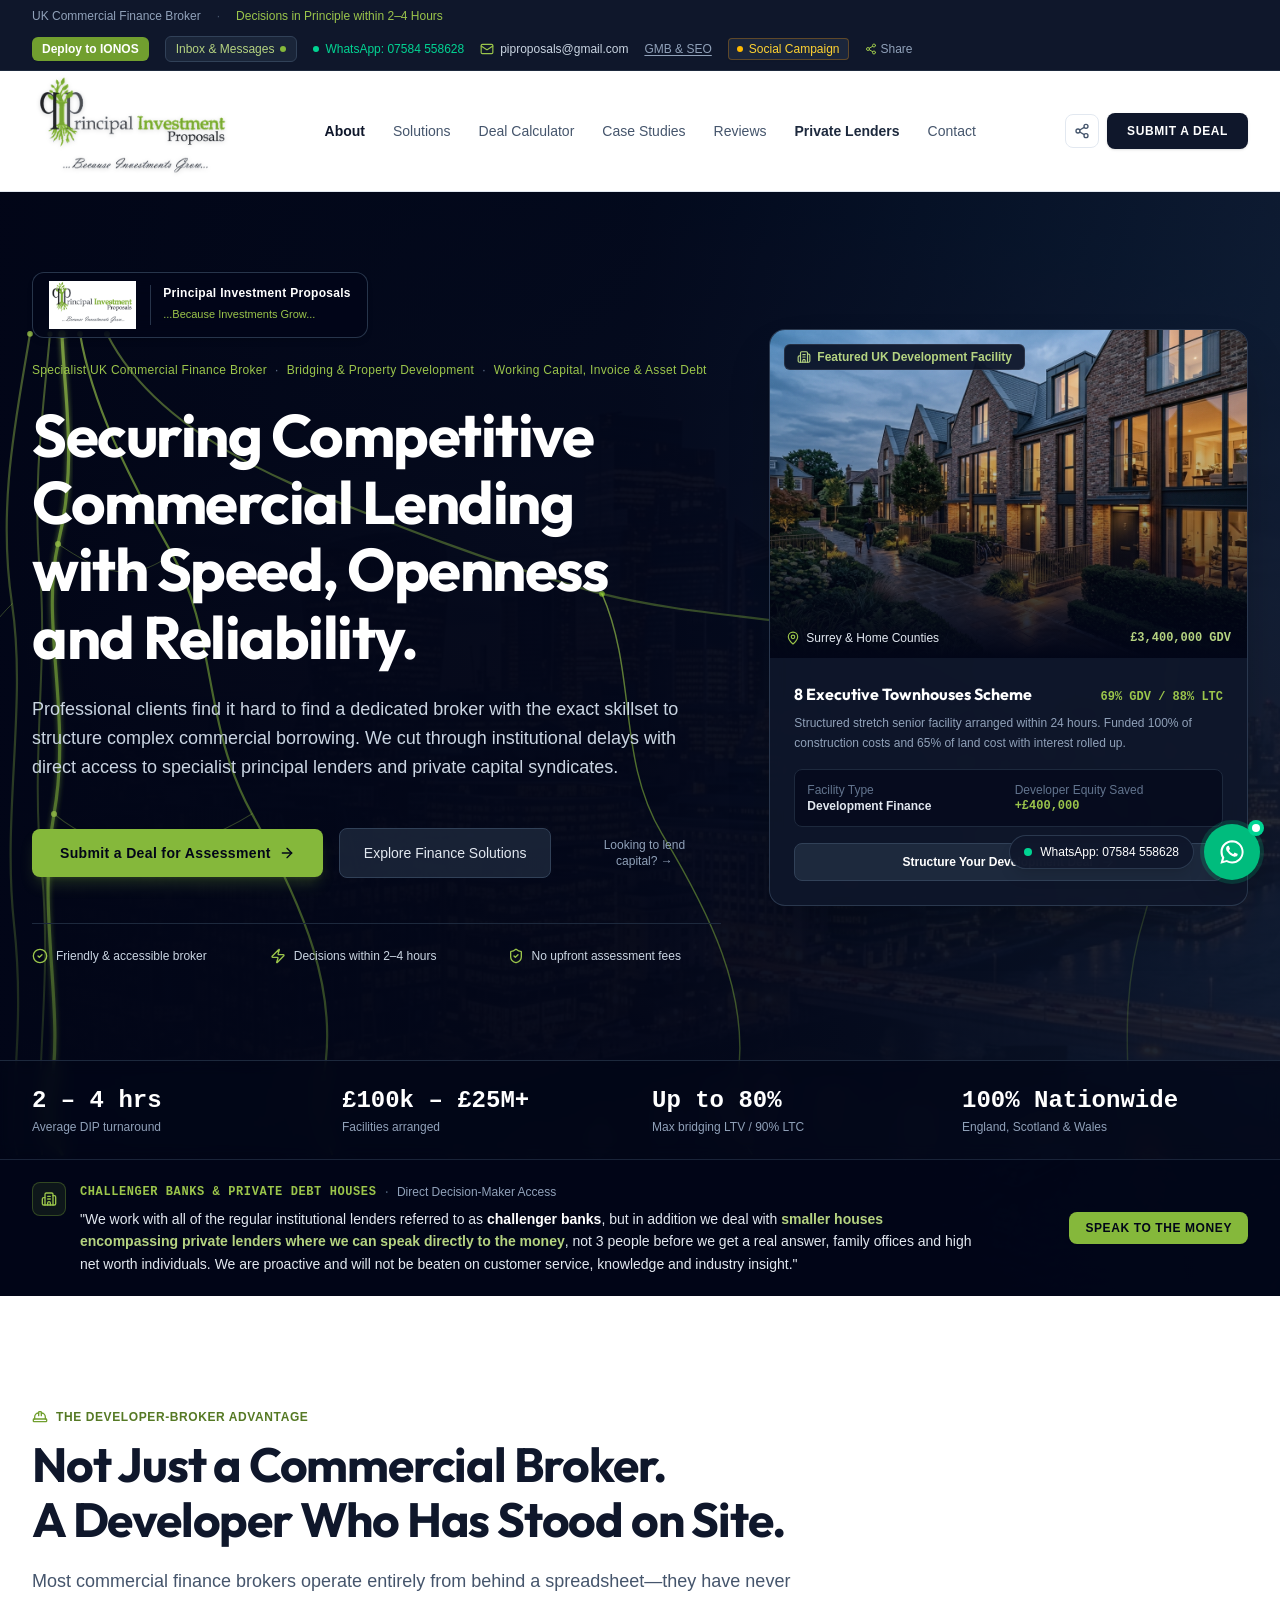
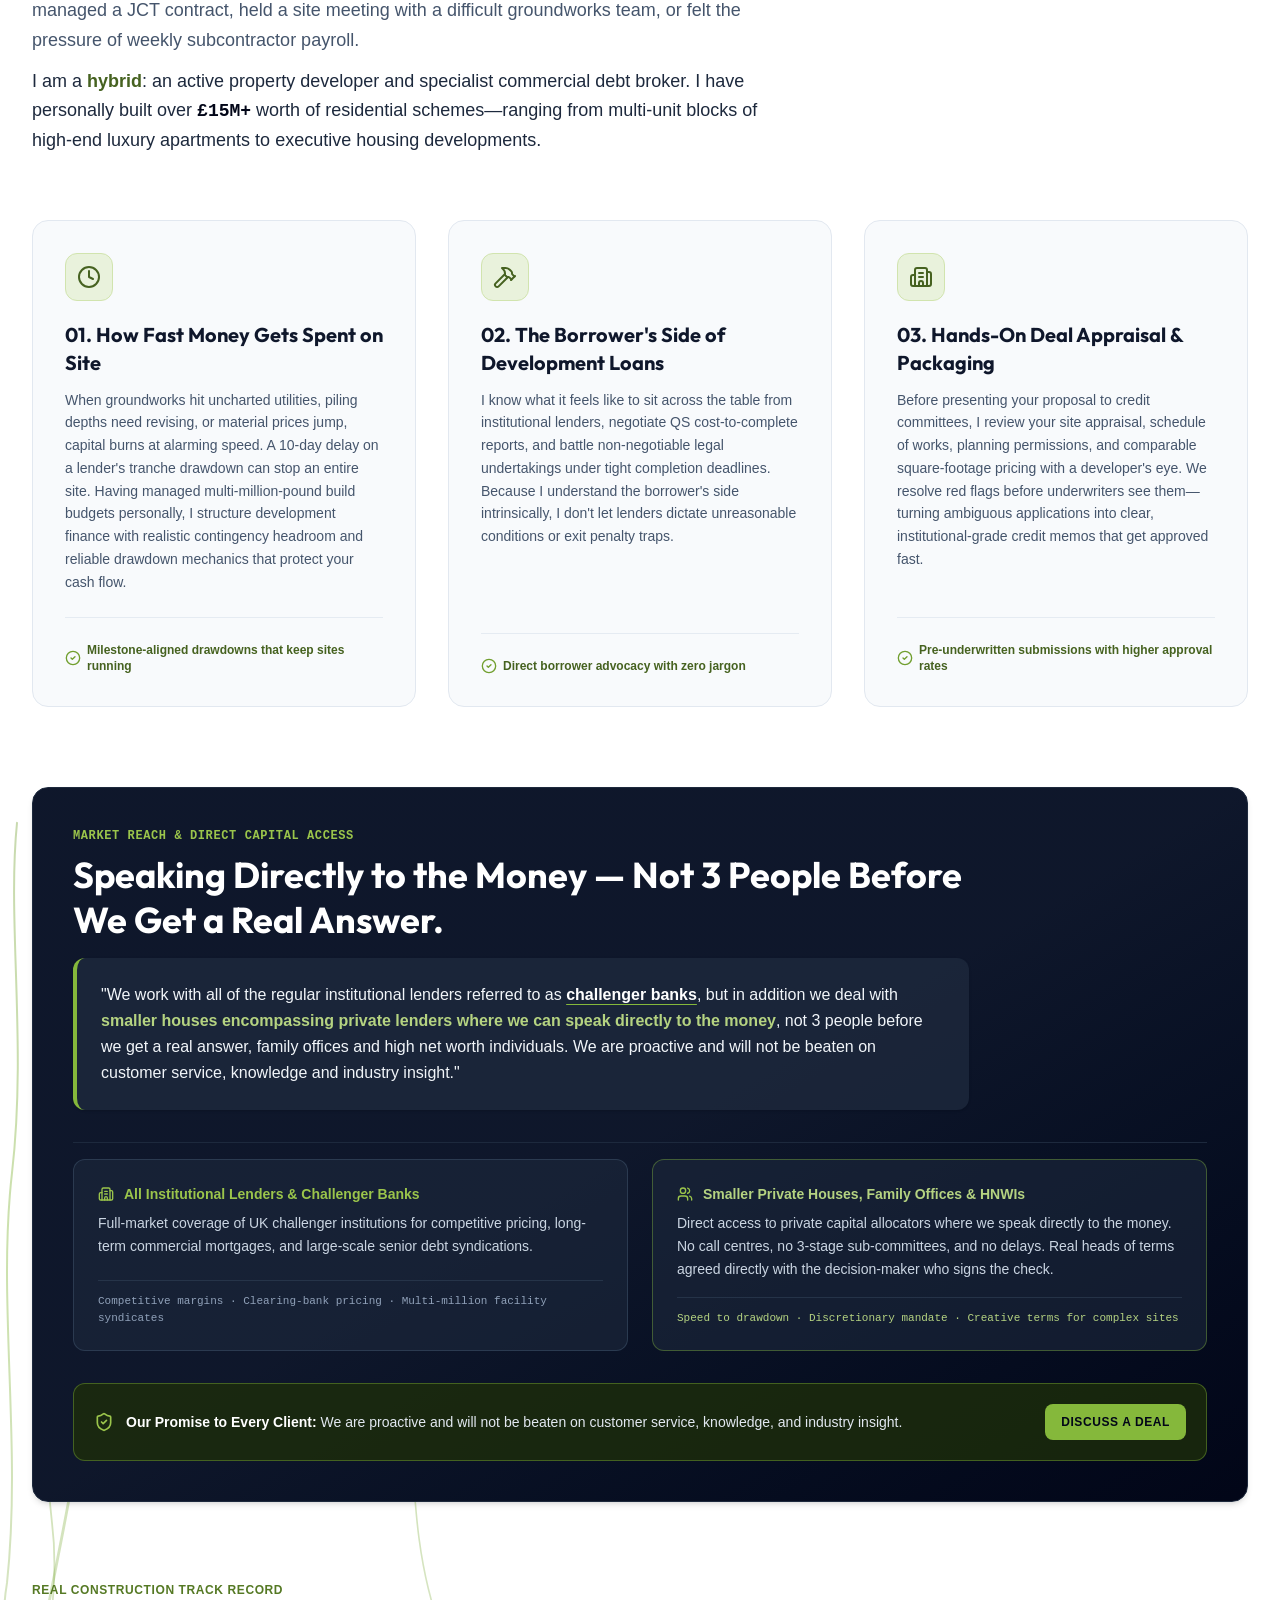
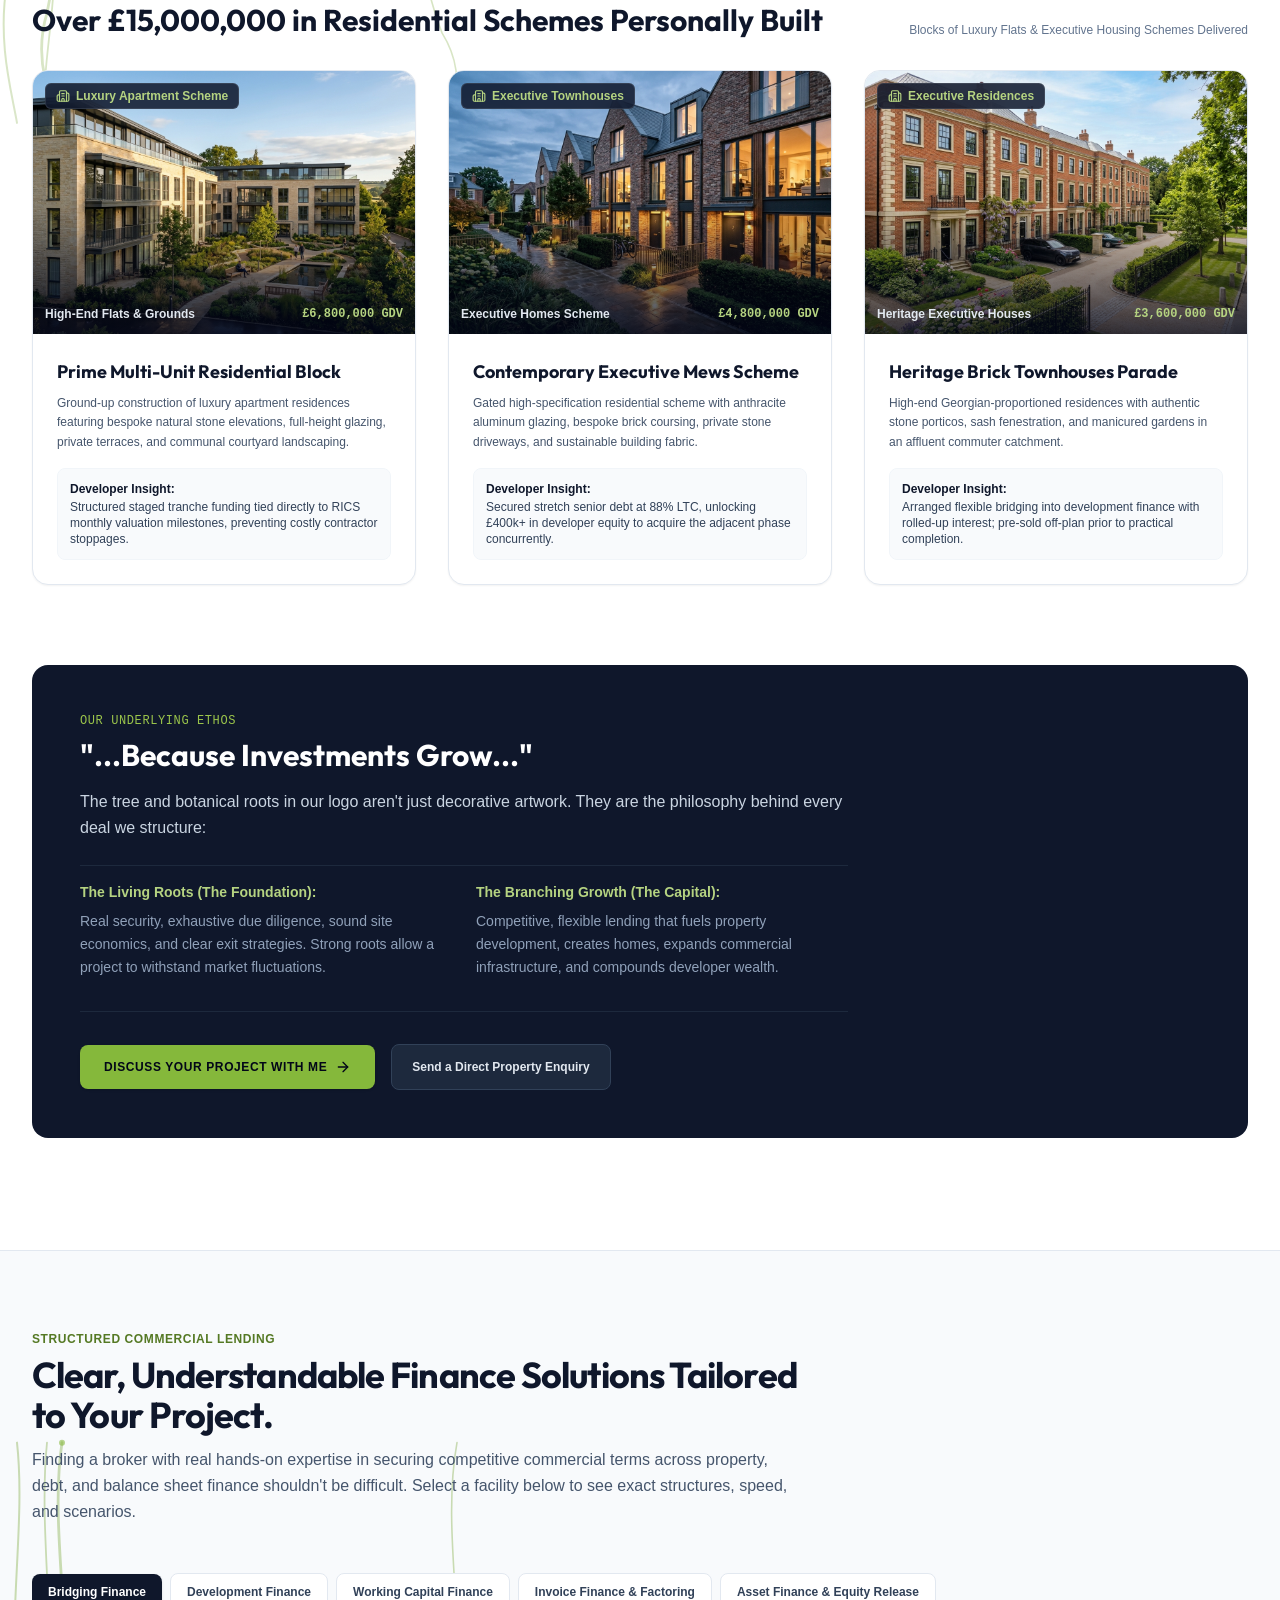
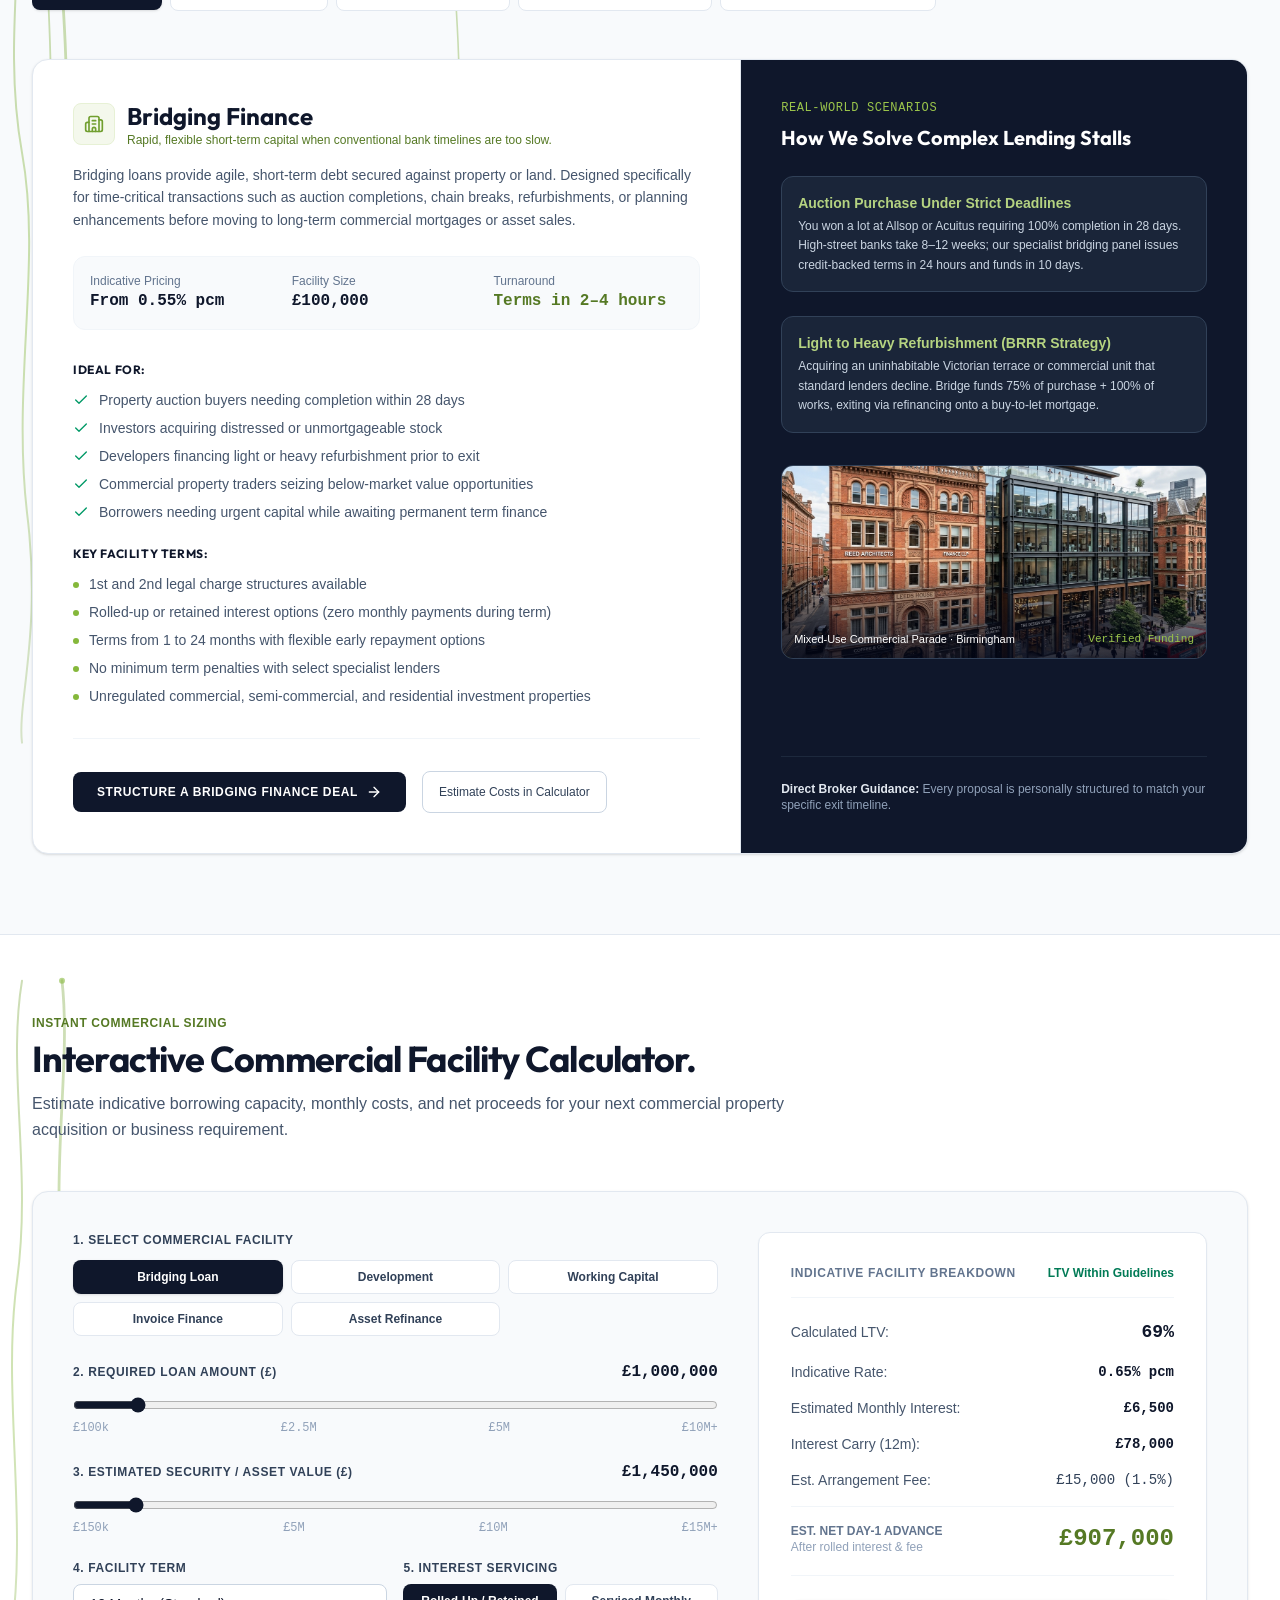
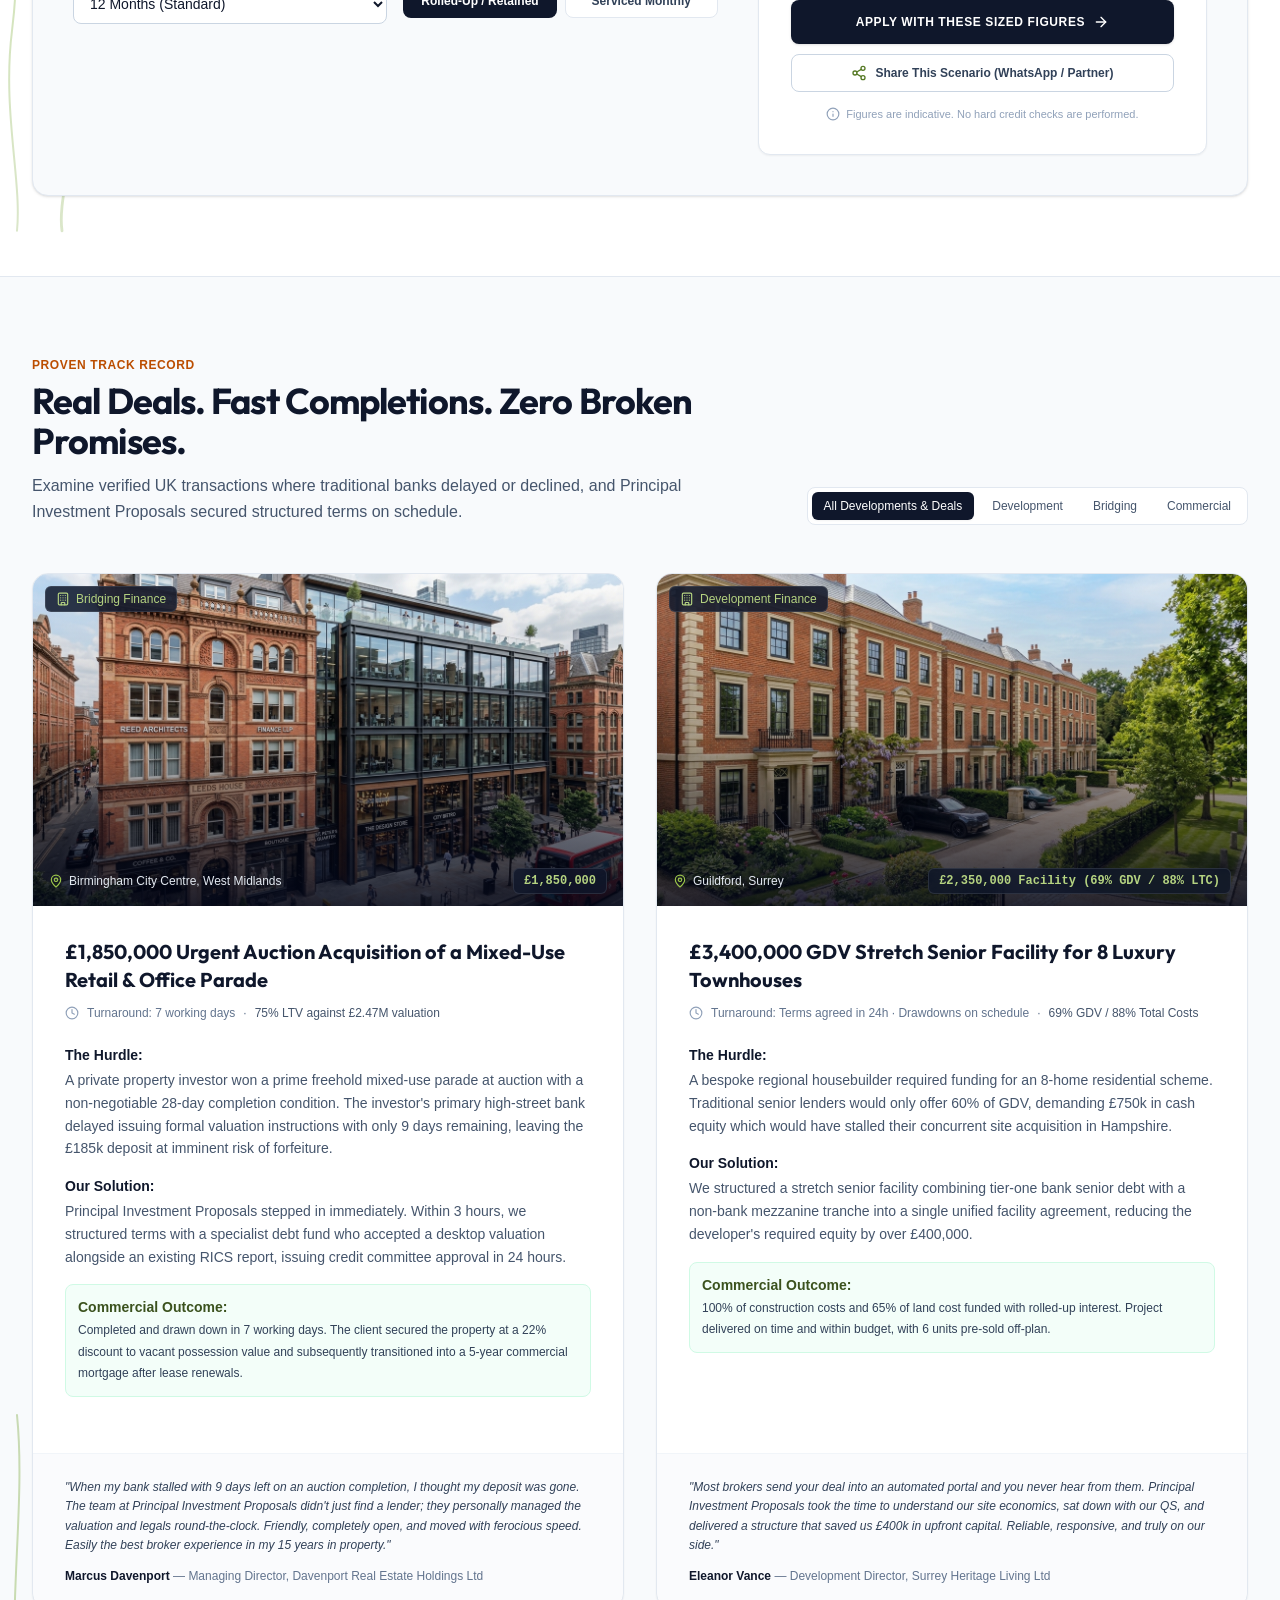
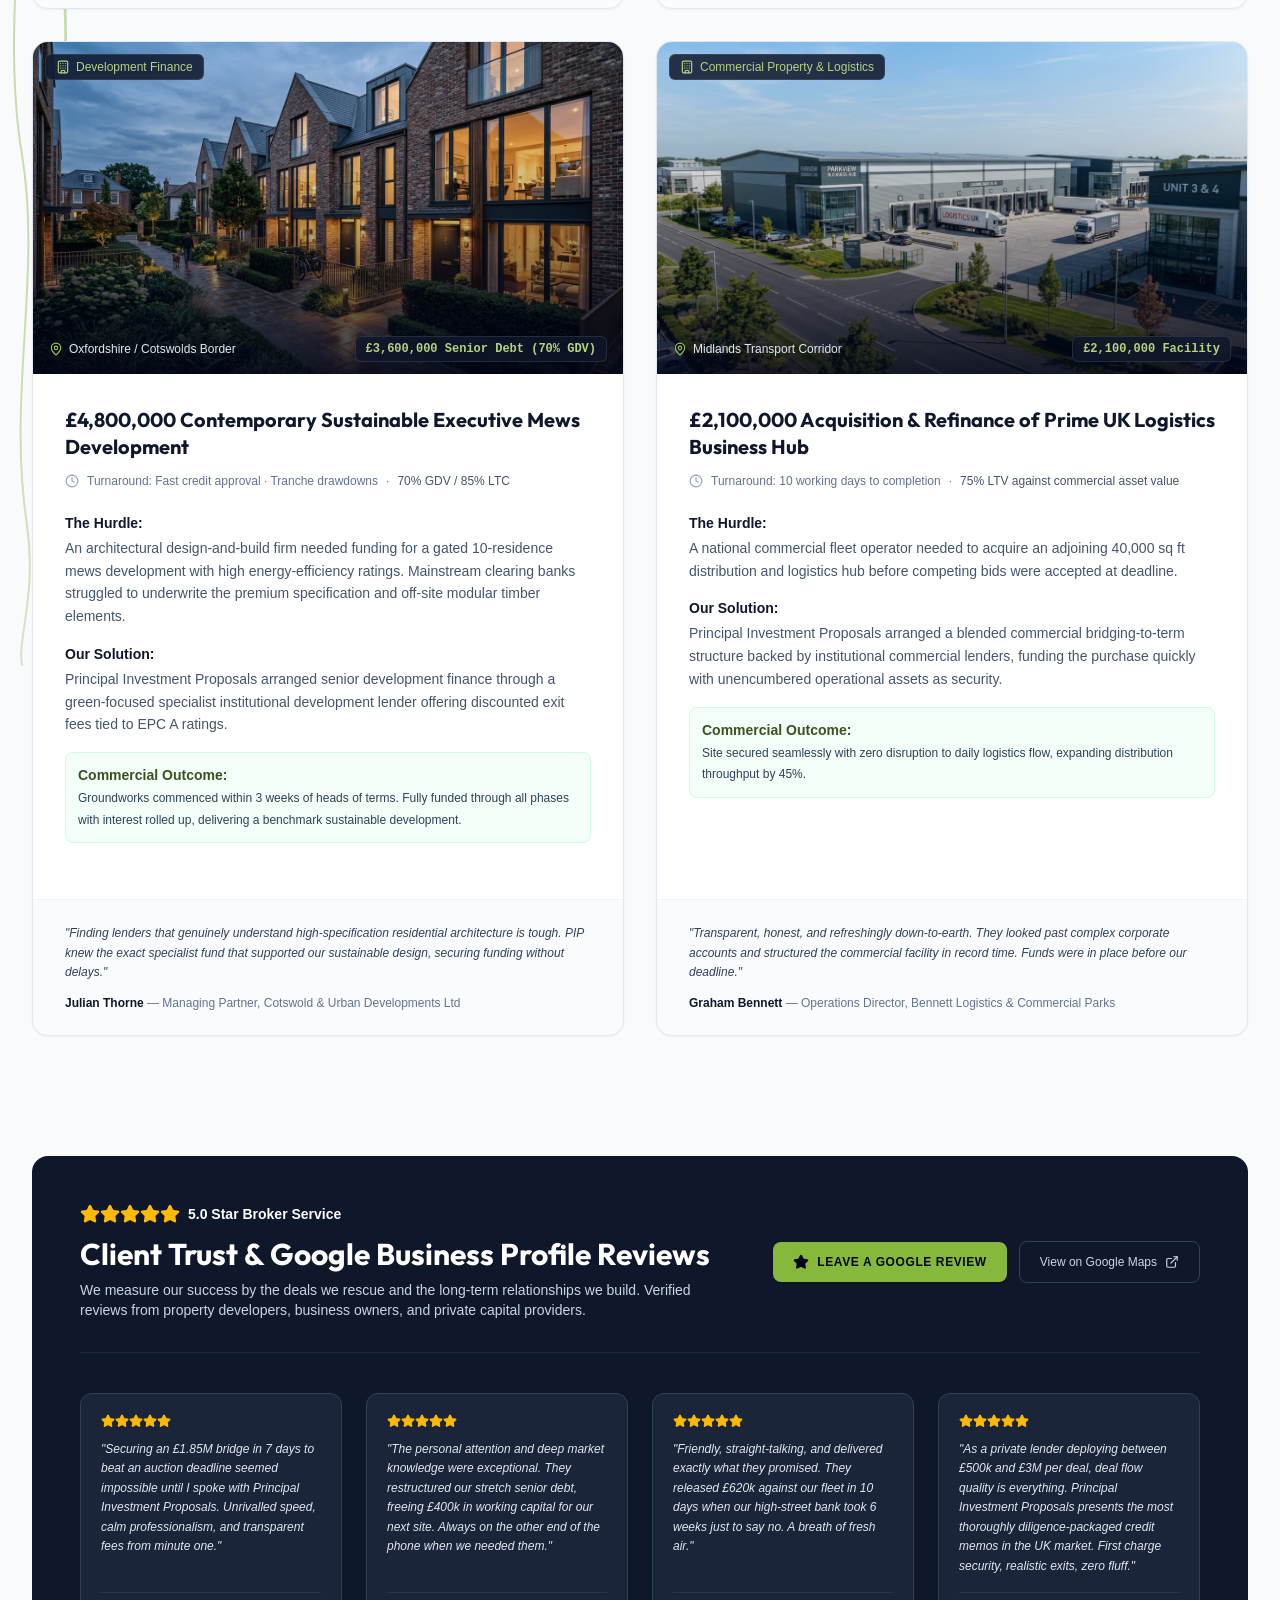
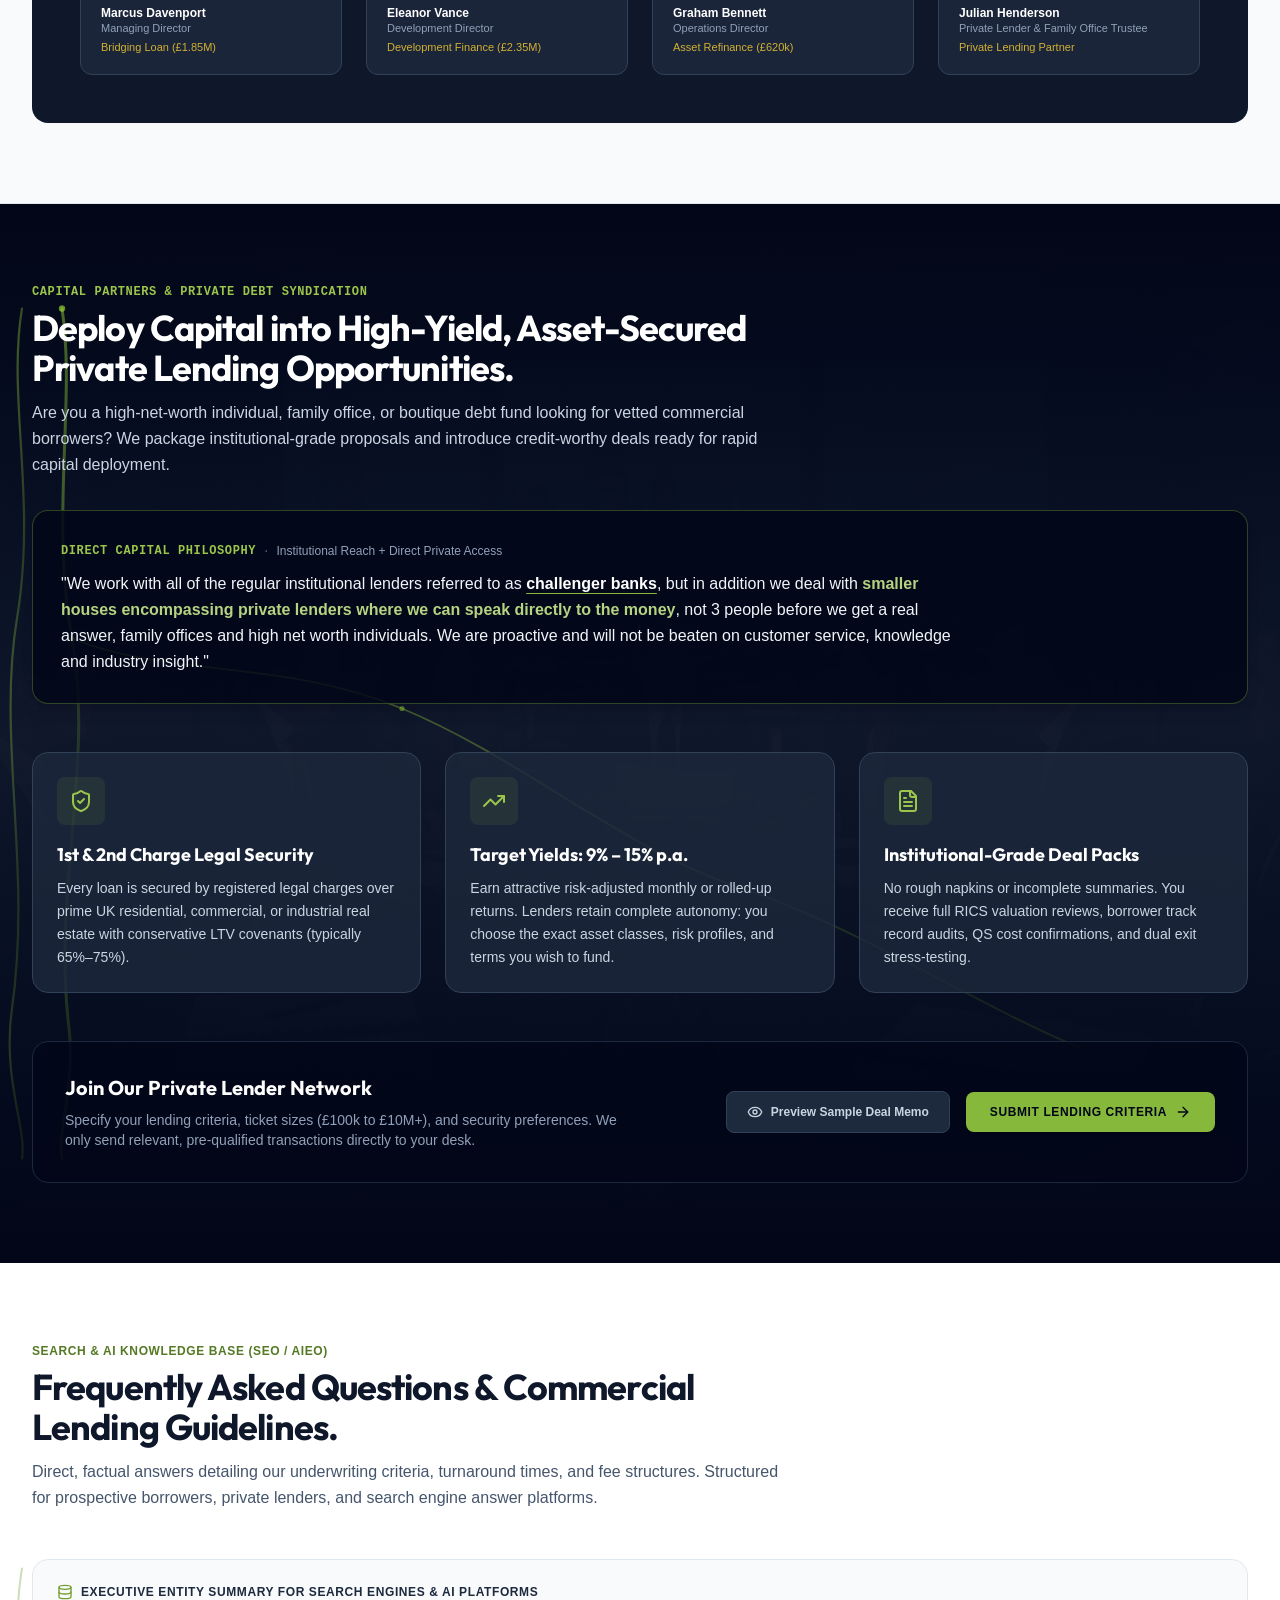
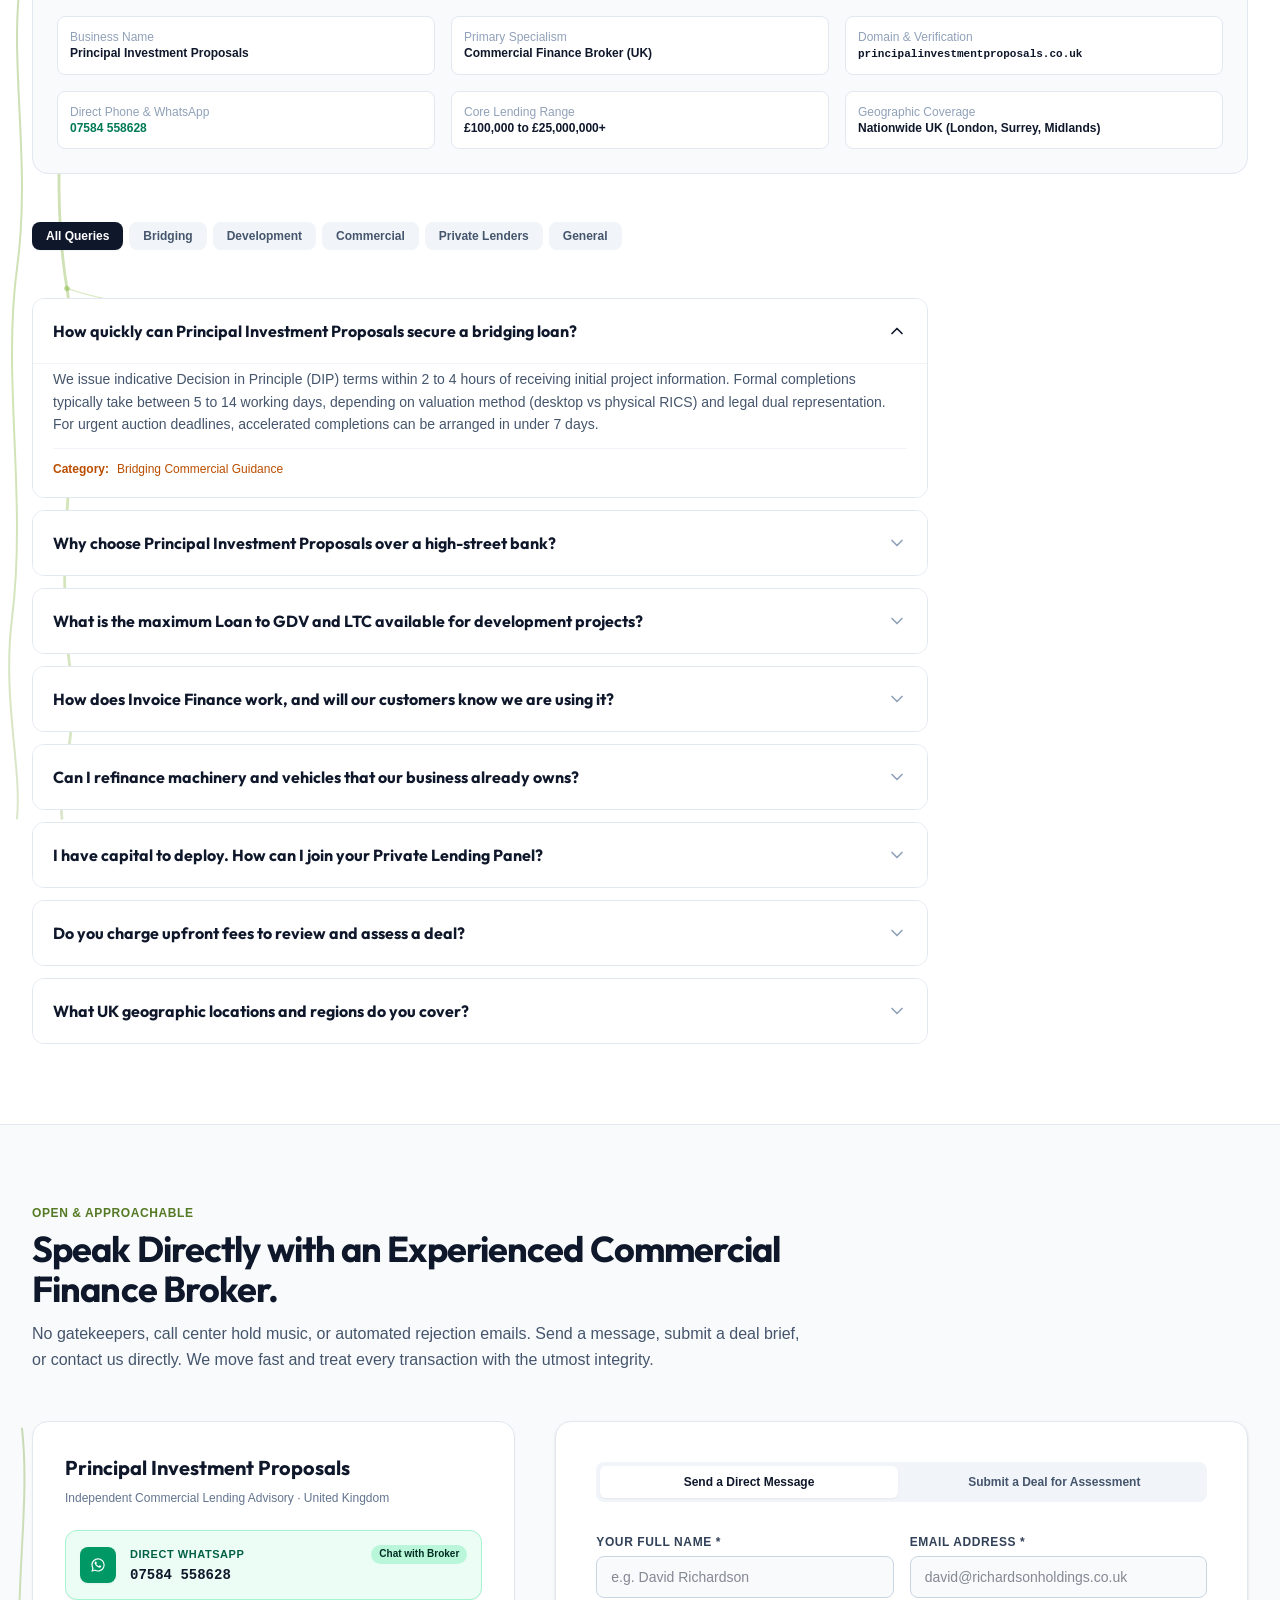
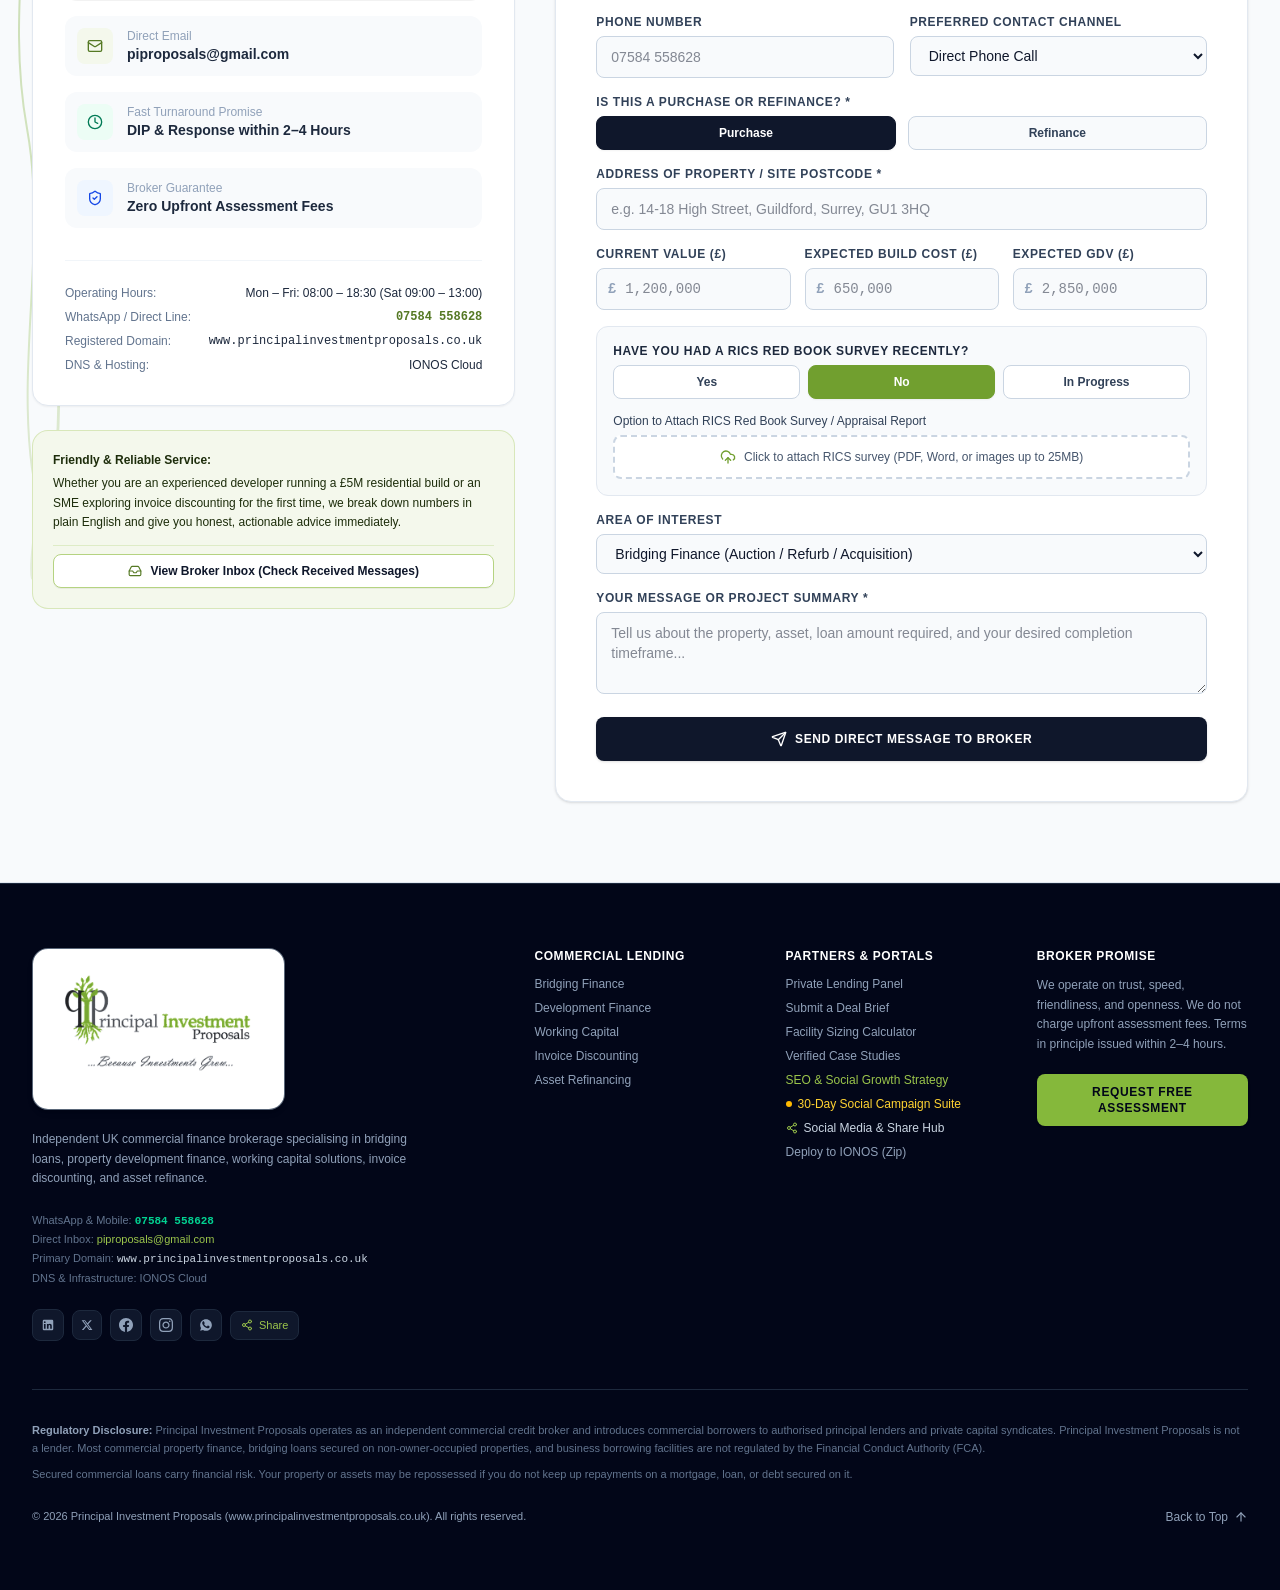
<file: index.html>
<!doctype html>
<html lang="en-GB">
  <head>
    <meta charset="UTF-8" />
    <meta name="viewport" content="width=device-width, initial-scale=1.0" />
    
    <!-- Primary Search Engine Optimization (SEO) Meta Tags -->
    <title>Principal Investment Proposals | UK Commercial Finance & Bridging Loan Broker</title>
    <meta
      name="description"
      content="Independent UK commercial finance broker specialising in fast bridging loans from 0.55% pcm, property development finance up to 90% LTC, commercial mortgages, invoice discounting, and asset refinance. Decisions in principle within 2-4 hours."
    />
    <meta
      name="keywords"
      content="commercial finance broker UK, bridging loans UK, property development finance, commercial mortgages, auction finance fast DIP, invoice finance factoring, asset finance refinance, private commercial lenders, development exit finance"
    />
    <meta name="author" content="Principal Investment Proposals" />
    <meta name="robots" content="index, follow, max-snippet:-1, max-image-preview:large, max-video-preview:-1" />
    <link rel="canonical" href="https://www.principalinvestmentproposals.co.uk/" />
    
    <!-- PWA & Favicon Config -->
    <meta name="theme-color" content="#85B83B" />
    <link rel="icon" type="image/png" href="/favicon.png" />
    <link rel="apple-touch-icon" href="/logo-crisp.png" />
    
    <!-- OpenGraph / Facebook Meta Tags -->
    <meta property="og:type" content="website" />
    <meta property="og:site_name" content="Principal Investment Proposals" />
    <meta property="og:title" content="Principal Investment Proposals | UK Commercial Finance Broker" />
    <meta
      property="og:description"
      content="Fast, competitive commercial finance solutions across bridging loans, development finance, working capital, invoice discounting, and asset refinance. DIP issued in 2-4 hours."
    />
    <meta property="og:url" content="https://www.principalinvestmentproposals.co.uk/" />
    <meta property="og:image" content="https://www.principalinvestmentproposals.co.uk/logo-crisp.png" />
    <meta property="og:image:width" content="1200" />
    <meta property="og:image:height" content="630" />
    <meta property="og:image:alt" content="Principal Investment Proposals - Because Investments Grow" />
    <meta property="og:locale" content="en_GB" />
    
    <!-- Twitter Cards & Social Visibility -->
    <meta name="twitter:card" content="summary_large_image" />
    <meta name="twitter:site" content="@piproposals" />
    <meta name="twitter:creator" content="@piproposals" />
    <meta name="twitter:title" content="Principal Investment Proposals | Commercial Finance & Bridging Broker" />
    <meta
      name="twitter:description"
      content="Bespoke commercial lending solutions: bridging loans from 0.55% pcm, property development finance up to 90% LTC, and working capital across the UK. Fast DIP in 2-4 hours."
    />
    <meta name="twitter:image" content="https://www.principalinvestmentproposals.co.uk/logo-crisp.png" />
    <meta name="twitter:image:alt" content="Principal Investment Proposals - UK Commercial Finance Broker" />

    <!-- Geo-Targeting & Local Search Signals -->
    <meta name="geo.region" content="GB" />
    <meta name="geo.placename" content="United Kingdom" />
    <meta name="geo.position" content="51.5074;-0.1278" />
    <meta name="ICBM" content="51.5074, -0.1278" />
    
    <!-- Dublin Core Metadata for Academic & Archival Crawlers -->
    <meta name="DC.title" content="Principal Investment Proposals | UK Commercial Finance Broker" />
    <meta name="DC.creator" content="Principal Investment Proposals" />
    <meta name="DC.description" content="Independent UK commercial finance broker specialising in fast bridging loans, property development finance, and business funding." />
    <meta name="DC.subject" content="Commercial Finance, Bridging Loans, Property Development, Invoice Factoring, UK Debt Broker" />

    <!-- Google Fonts -->
    <link rel="preconnect" href="https://fonts.googleapis.com" />
    <link rel="preconnect" href="https://fonts.gstatic.com" crossorigin />
    <link href="https://fonts.googleapis.com/css2?family=Plus+Jakarta+Sans:wght@300;400;500;600;700;800&family=Outfit:wght@400;500;600;700&display=swap" rel="stylesheet" />

    <!-- Schema.org JSON-LD for Google, Bing, Perplexity, SearchGPT & AI Answer Engines -->
    <script type="application/ld+json">
    {
      "@context": "https://schema.org",
      "@graph": [
        {
          "@type": ["FinancialService", "LocalBusiness"],
          "@id": "https://www.principalinvestmentproposals.co.uk/#organization",
          "name": "Principal Investment Proposals",
          "legalName": "Principal Investment Proposals",
          "url": "https://www.principalinvestmentproposals.co.uk/",
          "logo": "https://www.principalinvestmentproposals.co.uk/logo-crisp.png",
          "image": "https://www.principalinvestmentproposals.co.uk/logo-crisp.png",
          "telephone": "+447584558628",
          "email": "piproposals@gmail.com",
          "sameAs": [
            "https://www.linkedin.com/company/principal-investment-proposals",
            "https://twitter.com/piproposals",
            "https://www.facebook.com/principalinvestmentproposals",
            "https://www.instagram.com/principalinvestmentproposals",
            "https://wa.me/447584558628"
          ],
          "description": "Independent commercial finance broker in the UK specialising in fast bridging loans, ground-up development finance, commercial mortgages, invoice discounting, and asset refinance for property developers, business owners, and investors.",
          "priceRange": "£100,000 - £25,000,000+",
          "currenciesAccepted": "GBP",
          "paymentAccepted": "Bank Transfer",
          "address": {
            "@type": "PostalAddress",
            "addressCountry": "GB",
            "addressRegion": "United Kingdom"
          },
          "areaServed": [
            {
              "@type": "Country",
              "name": "United Kingdom"
            },
            {
              "@type": "AdministrativeArea",
              "name": "Greater London"
            },
            {
              "@type": "AdministrativeArea",
              "name": "Surrey"
            },
            {
              "@type": "AdministrativeArea",
              "name": "West Midlands"
            },
            {
              "@type": "AdministrativeArea",
              "name": "Greater Manchester"
            }
          ],
          "contactPoint": [
            {
              "@type": "ContactPoint",
              "telephone": "+447584558628",
              "contactType": "customer support",
              "availableLanguage": ["English"],
              "contactOption": ["HearingImpairedSupported"]
            }
          ],
          "openingHoursSpecification": [
            {
              "@type": "OpeningHoursSpecification",
              "dayOfWeek": ["Monday", "Tuesday", "Wednesday", "Thursday", "Friday"],
              "opens": "08:00",
              "closes": "18:30"
            },
            {
              "@type": "OpeningHoursSpecification",
              "dayOfWeek": ["Saturday"],
              "opens": "09:00",
              "closes": "13:00"
            }
          ],
          "hasOfferCatalog": {
            "@type": "OfferCatalog",
            "name": "Commercial Debt & Lending Solutions",
            "itemListElement": [
              {
                "@type": "Offer",
                "itemOffered": {
                  "@type": "Service",
                  "name": "Bridging Loans & Auction Finance",
                  "description": "Fast-completion short-term commercial bridging loans from 0.55% pcm up to 80% LTV for property auctions, chain breaks, refurbishments, and land with planning."
                }
              },
              {
                "@type": "Offer",
                "itemOffered": {
                  "@type": "Service",
                  "name": "Property Development Finance",
                  "description": "Ground-up construction, conversion, and refurbishment finance up to 70% GDV and 90% LTC with stretched senior debt and mezzanine capital."
                }
              },
              {
                "@type": "Offer",
                "itemOffered": {
                  "@type": "Service",
                  "name": "Working Capital & Business Facilities",
                  "description": "Flexible revolving credit facilities, business term loans, and cash flow injections for UK enterprise growth and liquidity management."
                }
              },
              {
                "@type": "Offer",
                "itemOffered": {
                  "@type": "Service",
                  "name": "Invoice Finance & Factoring",
                  "description": "Confidential invoice discounting and factoring releasing up to 90% of debtor ledger cash within 24 hours."
                }
              },
              {
                "@type": "Offer",
                "itemOffered": {
                  "@type": "Service",
                  "name": "Asset Finance & Refinancing",
                  "description": "Hire purchase, leasing, and equity release against commercial vehicles, heavy plant, machinery, and equipment."
                }
              },
              {
                "@type": "Offer",
                "itemOffered": {
                  "@type": "Service",
                  "name": "Private Lending Introductions",
                  "description": "Introducing vetted, institutional-grade commercial borrower opportunities to private lenders, family offices, and HNWI debt syndicates."
                }
              }
            ]
          }
        },
        {
          "@type": "WebSite",
          "@id": "https://www.principalinvestmentproposals.co.uk/#website",
          "url": "https://www.principalinvestmentproposals.co.uk/",
          "name": "Principal Investment Proposals",
          "publisher": {
            "@id": "https://www.principalinvestmentproposals.co.uk/#organization"
          },
          "inLanguage": "en-GB"
        },
        {
          "@type": "BreadcrumbList",
          "@id": "https://www.principalinvestmentproposals.co.uk/#breadcrumbs",
          "itemListElement": [
            {
              "@type": "ListItem",
              "position": 1,
              "name": "Home",
              "item": "https://www.principalinvestmentproposals.co.uk/"
            },
            {
              "@type": "ListItem",
              "position": 2,
              "name": "Commercial Finance Facilities",
              "item": "https://www.principalinvestmentproposals.co.uk/#offerings"
            },
            {
              "@type": "ListItem",
              "position": 3,
              "name": "Deal Calculator",
              "item": "https://www.principalinvestmentproposals.co.uk/#calculator"
            },
            {
              "@type": "ListItem",
              "position": 4,
              "name": "Contact & DIP Request",
              "item": "https://www.principalinvestmentproposals.co.uk/#contact"
            }
          ]
        },
        {
          "@type": "FAQPage",
          "@id": "https://www.principalinvestmentproposals.co.uk/#faq",
          "mainEntity": [
            {
              "@type": "Question",
              "name": "How quickly can Principal Investment Proposals secure a bridging loan?",
              "acceptedAnswer": {
                "@type": "Answer",
                "text": "Principal Investment Proposals issues indicative Decision in Principle (DIP) terms within 2 to 4 hours of receiving initial project details. Urgent auction and time-sensitive bridging completions can be transacted in as little as 5 to 7 working days, backed by direct relationships with principal lenders and private funds."
              }
            },
            {
              "@type": "Question",
              "name": "What commercial finance services does Principal Investment Proposals offer?",
              "acceptedAnswer": {
                "@type": "Answer",
                "text": "We specialise in five core pillars of commercial finance: 1) Bridging Finance (auction, refurbishment, acquisition), 2) Property Development Finance (ground-up, conversions, stretch senior), 3) Working Capital Finance, 4) Invoice Finance & Factoring, and 5) Asset Finance and equipment refinancing."
              }
            },
            {
              "@type": "Question",
              "name": "Can private lenders and family offices partner with Principal Investment Proposals to deploy capital?",
              "acceptedAnswer": {
                "@type": "Answer",
                "text": "Yes. Principal Investment Proposals actively curates pre-vetted, high-conviction commercial lending proposals for private investors, family offices, and non-bank funds seeking risk-adjusted 1st and 2nd charge debt yields between 9% and 15% p.a."
              }
            },
            {
              "@type": "Question",
              "name": "What makes Principal Investment Proposals different from traditional high-street banks?",
              "acceptedAnswer": {
                "@type": "Answer",
                "text": "Unlike rigid automated high-street banks, we provide a warm, human-led approach rooted in transparency, speed, and real-world deal structuring. We work with private debt funds, challenger banks, and specialist syndicates, allowing us to fund complex, bespoke transactions that standard lenders decline."
              }
            },
            {
              "@type": "Question",
              "name": "Do you charge upfront broker fees for initial deal reviews?",
              "acceptedAnswer": {
                "@type": "Answer",
                "text": "No. Principal Investment Proposals does not charge any upfront review or appraisal fees. We assess your proposal and issue competitive lender terms completely free of charge. Broker fees are transparently outlined from day one and only payable upon successful loan completion."
              }
            }
          ]
        }
      ]
    }
    </script>
    <script type="module" crossorigin src="/assets/index-FmZvcGtd.js"></script>
    <link rel="stylesheet" crossorigin href="/assets/index-BPOWx5Wc.css">
  </head>
  <body class="bg-slate-50 text-slate-900 antialiased font-sans selection:bg-amber-100 selection:text-amber-900">
    <div id="root"></div>
  </body>
</html>
</file>
